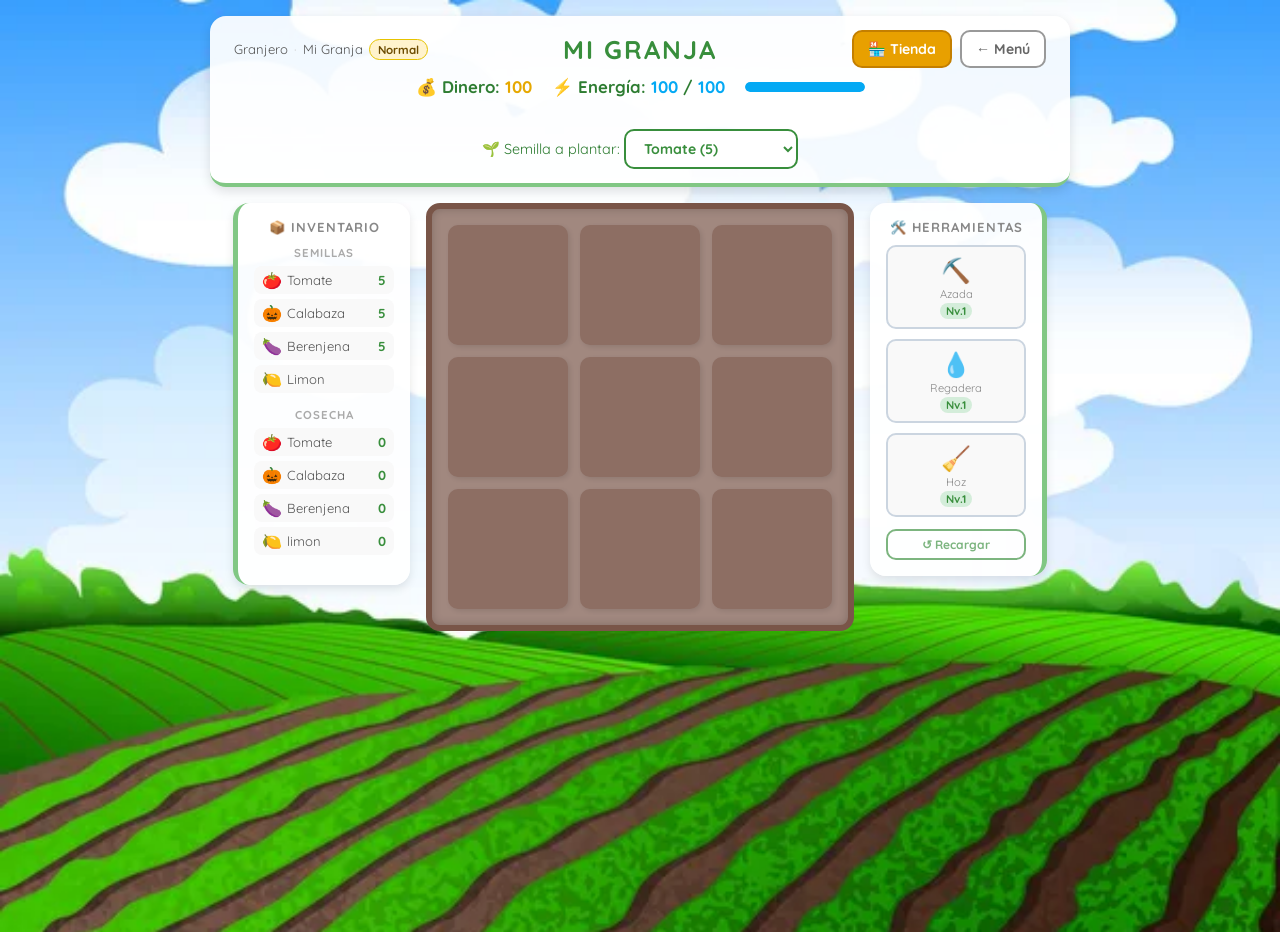
<file: index.html>
<!DOCTYPE html>
<html lang="es">
<head>
    <meta charset="UTF-8">
    <title>Mi Granja</title>
    <link rel="stylesheet" href="Estilos/estilos.css">
</head>
<body>

    <!-- CABECERA: info del granjero + stats -->
    <header>
        <div class="header-top">
            <div class="info-granjero">
                <span id="nombreGranjero">Granjero</span>
                <span class="separador">·</span>
                <span id="nombreGranja">Mi Granja</span>
                <span class="badge-dificultad" id="badgeDificultad">Normal</span>
            </div>
            <h1 id="tituloJuego">Mi Granja</h1>
            <div class="header-acciones">
                <button id="botonTienda">🏪 Tienda</button>
                <button id="botonMenu">← Menú</button>
            </div>
        </div>

        <div class="stats-container">
            <p>💰 Dinero: <span id="dinero">100</span></p>
            <p>⚡ Energía: <span id="energia">100</span> / <span id="energiaMax">100</span></p>
            <div class="barra-energia-wrap">
                <div class="barra-energia" id="barraEnergia"></div>
            </div>
        </div>

        <div id="mensaje-sistema"></div>

        <div class="selector-container">
            <label for="selectorSemillas">🌱 Semilla a plantar:</label>
            <select id="selectorSemillas">
                <option value="Tomate">Tomate</option>
                <option value="Calabaza">Calabaza</option>
                <option value="Berenjena">Berenjena</option>
                <option value="Limon">Limon</option>
            </select>
        </div>
    </header>

    <!-- JUEGO: terreno + paneles laterales -->
    <div class="contenedor-juego">

        <!-- Panel izquierdo: Inventario -->
        <aside class="panel-lateral panel-izquierdo">
            <h3>📦 Inventario</h3>

            <div class="seccion-panel">
                <p class="panel-subtitulo">Semillas</p>
                <div class="inventario-semillas">
                    <div class="item-inventario">
                        <span class="item-icono">🍅</span>
                        <span class="item-nombre">Tomate</span>
                        <span class="item-cantidad" id="invTomate">0</span>
                    </div>
                    <div class="item-inventario">
                        <span class="item-icono">🎃</span>
                        <span class="item-nombre">Calabaza</span>
                        <span class="item-cantidad" id="invCalabaza">0</span>
                    </div>
                    <div class="item-inventario">
                        <span class="item-icono">🍆</span>
                        <span class="item-nombre">Berenjena</span>
                        <span class="item-cantidad" id="invBerenjena">0</span>
                        
                    </div>
                    <div class="item-inventario">
                        <span class="item-icono">🍋</span>
                        <span class="item-nombre">Limon</span>
                        <span class="item-cantidad" id="invLimon">0</span>
                        
                    </div>
                </div>
            </div>

            <div class="seccion-panel">
                <p class="panel-subtitulo">Cosecha</p>
                <div class="inventario-semillas">
                    <div class="item-inventario">
                        <span class="item-icono">🍅</span>
                        <span class="item-nombre">Tomate</span>
                        <span class="item-cantidad" id="coseTomate">0</span>
                    </div>
                    <div class="item-inventario">
                        <span class="item-icono">🎃</span>
                        <span class="item-nombre">Calabaza</span>
                        <span class="item-cantidad" id="coseCalabaza">0</span>
                    </div>
                    <div class="item-inventario">
                        <span class="item-icono">🍆</span>
                        <span class="item-nombre">Berenjena</span>
                        <span class="item-cantidad" id="coseBerenjena">0</span>
                    </div>
                    <div class="item-inventario">
                        <span class="item-icono">🍋</span>
                        <span class="item-nombre">limon</span>
                        <span class="item-cantidad" id="coseLimon">0</span>
                    </div>
                    
                </div>
            </div>
        </aside>

        <!-- Terreno central -->
        <main id="terreno" class="grid-terreno"></main>

        <!-- Panel derecho: Herramientas -->
        <aside class="panel-lateral panel-derecho">
            <h3>🛠️ Herramientas</h3>
            <div class="inventario-herramientas">
                <div class="herramienta" id="herAzada" title="Azada — Preparar parcela">
                    <span class="herr-icono">⛏️</span>
                    <span class="herr-nombre">Azada</span>
                    <span class="herr-nivel" id="nivelAzada">Nv.1</span>
                </div>
                <div class="herramienta" id="herRegadera" title="Regadera — Regar cultivos">
                    <span class="herr-icono">💧</span>
                    <span class="herr-nombre">Regadera</span>
                    <span class="herr-nivel" id="nivelRegadera">Nv.1</span>
                </div>
                <div class="herramienta" id="herHoz" title="Hoz — Cosechar">
                    <span class="herr-icono">🧹</span>
                    <span class="herr-nombre">Hoz</span>
                    <span class="herr-nivel" id="nivelHoz">Nv.1</span>
                </div>
            </div>
            <button id="botonRecargar" class="btn-recargar">↺ Recargar</button>
        </aside>
    </div>

    <script type="module" src="Controladores/controladorPrincipal.js"></script>
</body>
</html>
</file>
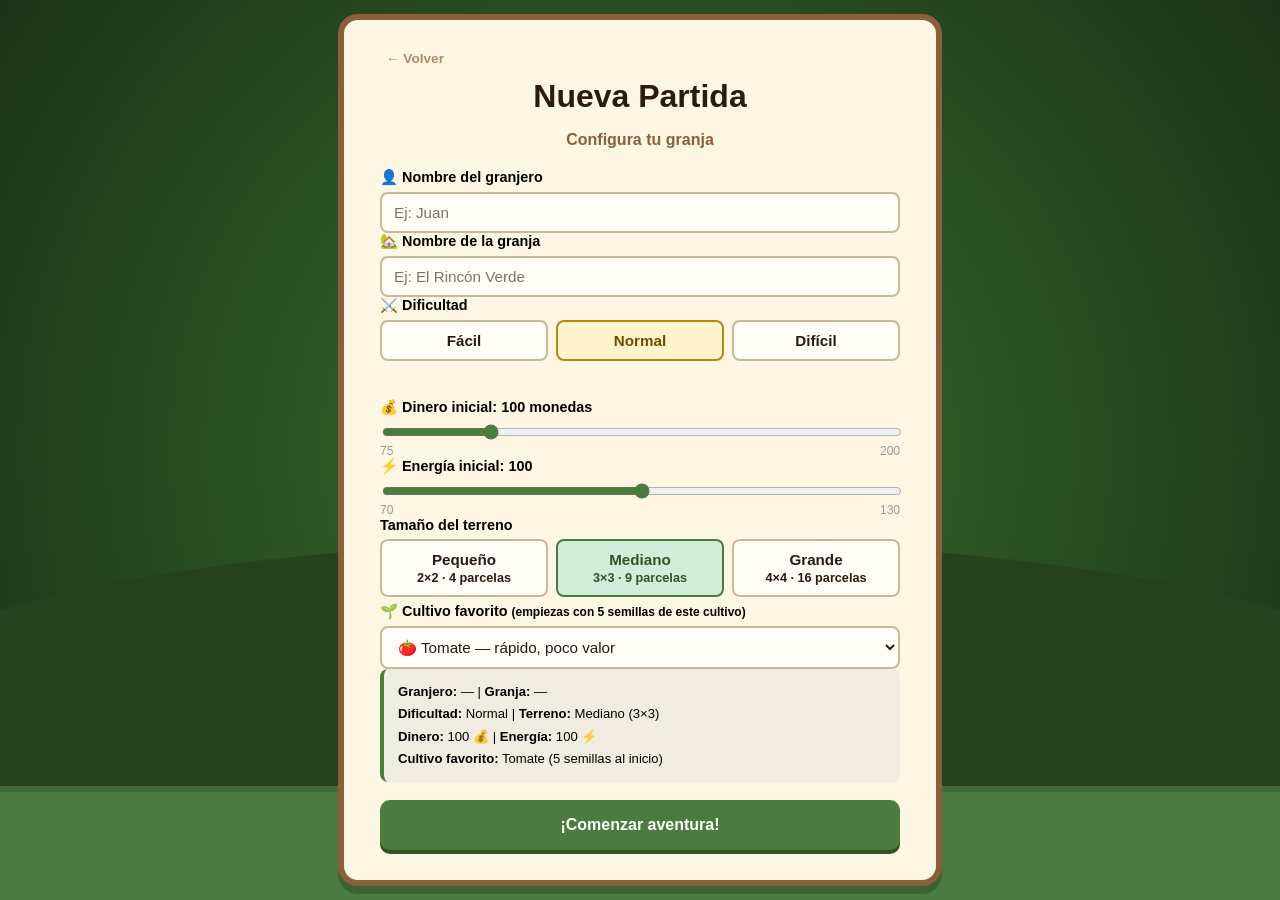
<file: configuracion.html>
<!DOCTYPE html>
<html lang="es">
<head>
    <meta charset="UTF-8">
    <meta name="viewport" content="width=device-width, initial-scale=1.0">
    <title>Mi Granja - Nueva Partida</title>
    <link rel="stylesheet" href="Estilos/menu.css">
    <link rel="stylesheet" href="Estilos/configuracion.css">
</head>
<body>

    <div class="tarjeta tarjeta-config">

        <button class="btn-volver" id="btnVolver">&#8592; Volver</button>

        <h1>Nueva Partida</h1>
        <p class="subtitulo">Configura tu granja</p>

        <form id="formConfig" novalidate>

            <div class="campo">
                <label for="nombreGranjero">👤 Nombre del granjero</label>
                <input type="text" id="nombreGranjero" placeholder="Ej: Juan" maxlength="20" autocomplete="off">
                <span class="error" id="errNombre"></span>
            </div>

            <div class="campo">
                <label for="nombreGranja">🏡 Nombre de la granja</label>
                <input type="text" id="nombreGranja" placeholder="Ej: El Rincón Verde" maxlength="30" autocomplete="off">
                <span class="error" id="errGranja"></span>
            </div>

            <div class="campo">
                <label>⚔️ Dificultad</label>
                <div class="opciones-dificultad">
                    <label class="opcion-dif">
                        <input type="radio" name="dificultad" value="facil">
                        <span class="etiqueta-dif facil">Fácil</span>
                    </label>
                    <label class="opcion-dif">
                        <input type="radio" name="dificultad" value="normal" checked>
                        <span class="etiqueta-dif normal">Normal</span>
                    </label>
                    <label class="opcion-dif">
                        <input type="radio" name="dificultad" value="dificil">
                        <span class="etiqueta-dif dificil">Difícil</span>
                    </label>
                </div>
                <p class="hint-dificultad" id="hintDificultad"></p>
            </div>

            <div class="campo">
                <label for="dineroInicial">💰 Dinero inicial: <strong id="lblDinero">100</strong> monedas</label>
                <input type="range" id="dineroInicial" min="50" max="300" step="25" value="100">
                <div class="rango-labels">
                    <span id="lblDineroMin">50</span>
                    <span id="lblDineroMax">300</span>
                </div>
                <span class="error" id="errDinero"></span>
            </div>

            <div class="campo">
                <label for="energiaInicial">⚡ Energía inicial: <strong id="lblEnergia">100</strong></label>
                <input type="range" id="energiaInicial" min="50" max="150" step="10" value="100">
                <div class="rango-labels">
                    <span id="lblEnergiaMin">50</span>
                    <span id="lblEnergiaMax">150</span>
                </div>
                <span class="error" id="errEnergia"></span>
            </div>

            <div class="campo">
                <label>Tamaño del terreno</label>
                <div class="opciones-terreno">
                    <label class="opcion-terreno">
                        <input type="radio" name="terreno" value="4">
                        <span class="etiqueta-terreno">Pequeño<br><small>2×2 · 4 parcelas</small></span>
                    </label>
                    <label class="opcion-terreno">
                        <input type="radio" name="terreno" value="9" checked>
                        <span class="etiqueta-terreno">Mediano<br><small>3×3 · 9 parcelas</small></span>
                    </label>
                    <label class="opcion-terreno">
                        <input type="radio" name="terreno" value="16">
                        <span class="etiqueta-terreno">Grande<br><small>4×4 · 16 parcelas</small></span>
                    </label>
                </div>
                <span class="error" id="errTerreno"></span>
            </div>

            <div class="campo">
                <label for="cultivoFavorito">🌱 Cultivo favorito <small>(empiezas con 5 semillas de este cultivo)</small></label>
                <select id="cultivoFavorito">
                    <option value="Tomate">🍅 Tomate — rápido, poco valor</option>
                    <option value="Calabaza">🎃 Calabaza — equilibrado</option>
                    <option value="Berenjena">🍆 Berenjena — lento, muy rentable</option>
                    <option value="Limon">🍋 Limon — lento, muy rentable</option>
                </select>
            </div>

            <div class="resumen" id="resumen"></div>

            <button type="submit" class="btn btn-nueva btn-iniciar">
                ¡Comenzar aventura!
            </button>

        </form>
    </div>

    <script src="Controladores/controladorConfiguracion.js"></script>
</body>
</html>
</file>
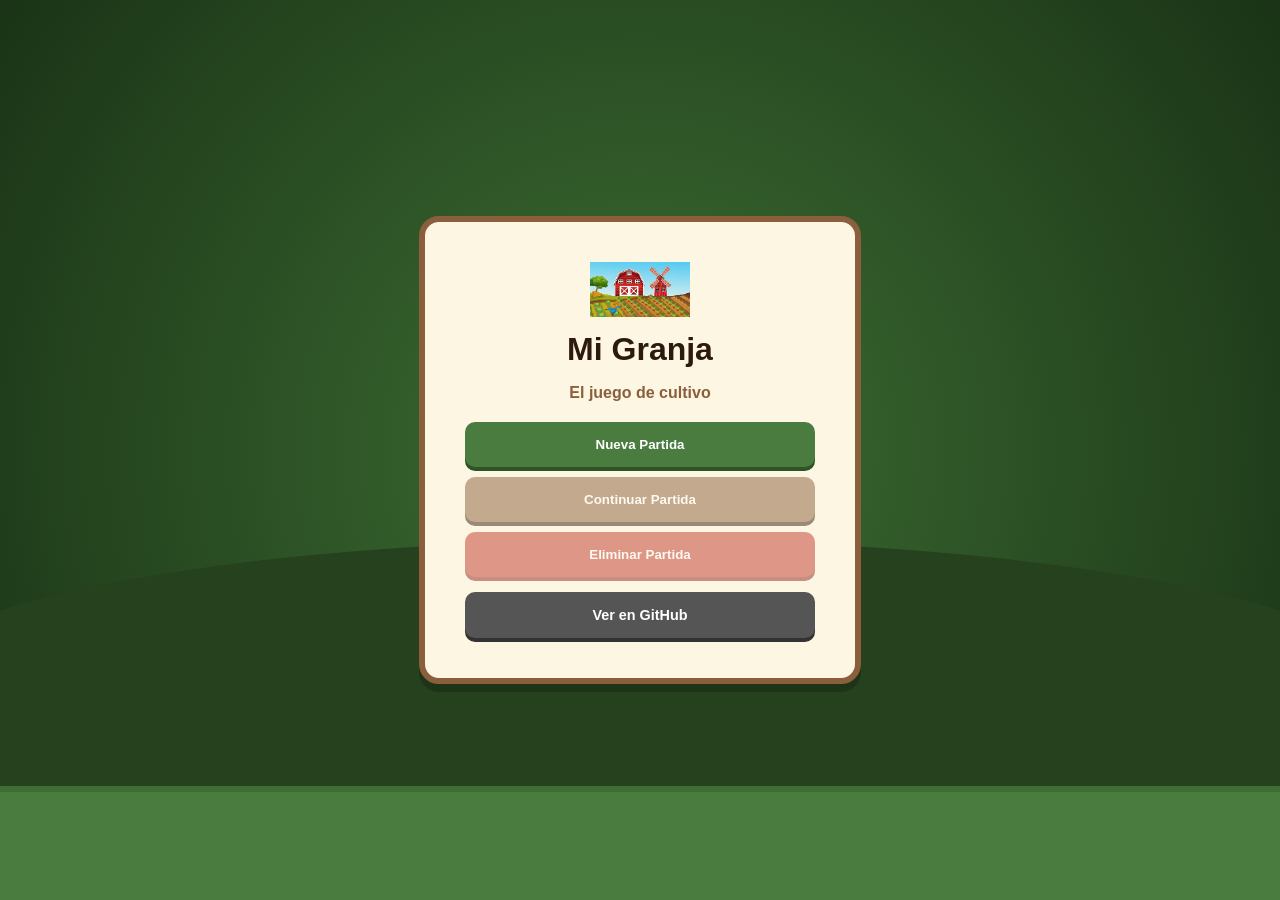
<file: menu.html>
<!DOCTYPE html>
<html lang="es">
<head>
    <meta charset="UTF-8">
    <meta name="viewport" content="width=device-width, initial-scale=1.0">
    <title>Mi Granja - Menú</title>
    <link rel="stylesheet" href="Estilos/menu.css">
</head>
<body>

    <div class="hojas-container">
        <div class="hoja"></div>
        <div class="hoja"></div>
        <div class="hoja"></div>
        <div class="hoja"></div>
        <div class="hoja"></div>
        <div class="hoja"></div>
        <div class="hoja"></div>
        <div class="hoja"></div>
        <div class="hoja"></div>
        <div class="hoja"></div>
    </div>

    <div class="tarjeta">
        <img src="Imagenes/descarga.png" alt="Logo Mi Granja" class="logo-menu">
        
        <h1>Mi Granja</h1>
        <p class="subtitulo">El juego de cultivo</p>

        <div id="infoPartida"></div>

        <div class="botones">
            <button class="btn btn-nueva" id="btnNueva">Nueva Partida</button>
            <button class="btn btn-continuar" id="btnContinuar" disabled>Continuar Partida</button>
            <button class="btn btn-eliminar" id="btnEliminar" disabled>Eliminar Partida</button>
            <a class="btn btn-github" id="btnGithub" href="#" target="_blank">Ver en GitHub</a>
        </div>
    </div>

    <div class="overlay" id="overlay">
        <div class="modal">
            <p id="modalMensaje">¿Estás seguro de que quieres borrar la partida?</p>
            <div class="modal-botones">
                <button class="btn-cancelar-modal" id="btnCancelarModal">Cancelar</button>
                <button class="btn-confirmar-modal" id="btnConfirmarModal">Confirmar</button>
            </div>
        </div>
    </div>

    <script src="Controladores/controladorMenu.js"></script>
</body>
</html>
</file>
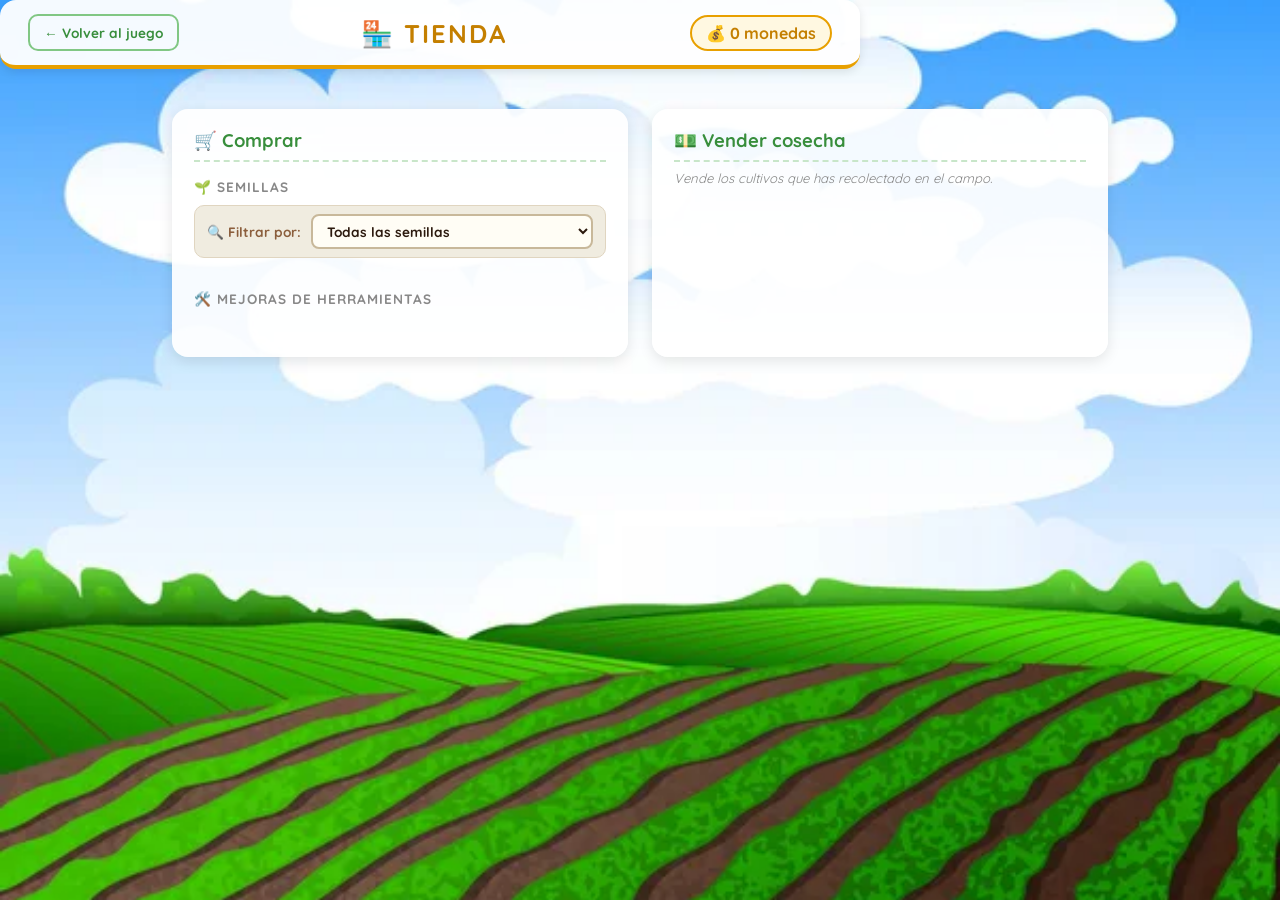
<file: tienda.html>
<!DOCTYPE html>
<html lang="es">
<head>
    <meta charset="UTF-8">
    <meta name="viewport" content="width=device-width, initial-scale=1.0">
    <title>Mi Granja - Tienda</title>
    <link rel="stylesheet" href="Estilos/estilos.css">
    <link rel="stylesheet" href="Estilos/tienda.css">
</head>
<body>

    <header class="header-tienda">
        <button class="btn-volver-juego" id="btnVolver">← Volver al juego</button>
        <h1>🏪 Tienda</h1>
        <div class="stats-tienda">
            <span>💰 <strong id="dineroDispo">0</strong> monedas</span>
        </div>
    </header>

    <div class="contenedor-tienda">

        <!-- COLUMNA IZQUIERDA: Comprar -->
        <section class="columna-tienda">
            <h2>🛒 Comprar</h2>

            <!-- Semillas -->
            <div class="categoria">
                <h3>🌱 Semillas</h3>
                <div class="filtro-semillas">
                    <label for="filtroSemillas">🔍 Filtrar por:</label>
                    <select id="filtroSemillas">
                        <option value="">Todas las semillas</option>
                        <option value="precio_asc">Precio: menor a mayor</option>
                        <option value="precio_desc">Precio: mayor a menor</option>
                        <option value="tiempo_asc">Maduración: más rápida</option>
                        <option value="tiempo_desc">Maduración: más lenta</option>
                        <option value="rentabilidad">Más rentables primero</option>
                    </select>
                </div>
                <div class="lista-items" id="listaSemillas">
                    <!-- Generado por JS -->
                </div>
            </div>

            <!-- Mejoras de herramientas -->
            <div class="categoria">
                <h3>🛠️ Mejoras de herramientas</h3>
                <div class="lista-items" id="listaMejoras">
                    <!-- Generado por JS -->
                </div>
            </div>
        </section>

        <!-- COLUMNA DERECHA: Vender -->
        <section class="columna-tienda">
            <h2>💵 Vender cosecha</h2>
            <p class="hint-venta">Vende los cultivos que has recolectado en el campo.</p>

            <div class="lista-items" id="listaVenta">
                <!-- Generado por JS -->
            </div>

            <div class="resumen-venta" id="resumenVenta"></div>
        </section>

    </div>

    <div class="overlay" id="overlayConfirm">
        <div class="modal">
            <p id="modalTexto"></p>
            <div class="modal-botones">
                <button class="btn-cancelar-modal" id="btnCancelar">Cancelar</button>
                <button class="btn-confirmar-modal" id="btnConfirmar">Confirmar</button>
            </div>
        </div>
    </div>

    <script type="module" src="Controladores/controladorTienda.js"></script>
</body>
</html>
</file>
<file: Estilos/estilos.css>
/*DISEÑO DE PANTALLA*/
@import url('https://fonts.googleapis.com/css2?family=Quicksand:wght@500;700&display=swap');

body {
    font-family: 'Quicksand', sans-serif;
    background-color: #e8f5e9;
    color: #2e7d32;
    margin: 0;
    display: flex;
    flex-direction: column;
    align-items: center;
    padding: 16px;
    min-height: 100vh;
    background-image: url('../Imagenes/depositphotos_102476918-stock-illustration-rural-landscape-with-green-fields.png');
    background-size: cover;
    background-position: center;
    background-repeat: no-repeat;
    background-attachment: fixed;
}

/*Header*/
header {
    background: rgba(255, 255, 255, 0.93);
    padding: 14px 24px;
    border-radius: 16px;
    box-shadow: 0 4px 12px rgba(0,0,0,0.12);
    text-align: center;
    margin-bottom: 16px;
    border-bottom: 4px solid #81c784;
    width: min(860px, 96vw);
    box-sizing: border-box;
}

.header-top {
    display: flex;
    align-items: center;
    justify-content: space-between;
    margin-bottom: 8px;
    gap: 10px;
}

.info-granjero {
    font-size: 0.82rem;
    color: #555;
    display: flex;
    align-items: center;
    gap: 6px;
    flex-shrink: 0;
}

.info-granjero .separador { color: #ccc; }

.badge-dificultad {
    padding: 2px 8px;
    border-radius: 20px;
    font-size: 0.72rem;
    font-weight: bold;
    background: #fff3cd;
    color: #6d4c00;
    border: 1px solid #e6c300;
}

.badge-dificultad.facil   { background:#d4edda; color:#2E5426; border-color:#4A7C3F; }
.badge-dificultad.dificil { background:#f8d7da; color:#7b1a1a; border-color:#C0392B; }

#tituloJuego {
    margin: 0;
    font-size: 1.6rem;
    color: #388e3c;
    text-transform: uppercase;
    letter-spacing: 2px;
    flex: 1;
    text-align: center;
}

.header-acciones {
    display: flex;
    gap: 8px;
    flex-shrink: 0;
}

/*Stats dinero / energía*/
.stats-container {
    display: flex;
    justify-content: center;
    align-items: center;
    gap: 20px;
    margin: 4px 0;
    flex-wrap: wrap;
}

.stats-container p {
    font-weight: bold;
    font-size: 1.05rem;
    margin: 0;
}

#dinero  { color: #e6a800; }
#energia { color: #03a9f4; }
#energiaMax { color: #03a9f4; }

.barra-energia-wrap {
    width: 120px;
    height: 10px;
    background: #cce8f4;
    border-radius: 5px;
    overflow: hidden;
}

.barra-energia {
    height: 100%;
    background: #03a9f4;
    border-radius: 5px;
    transition: width 0.4s;
    width: 100%;
}

/*Selector semillas*/
.selector-container {
    margin-top: 6px;
    font-size: 0.9rem;
}

#mensaje-sistema {
    height: 22px;
    color: #E74C3C;
    font-weight: bold;
    text-align: center;
    margin: 4px 0;
    font-size: 0.88rem;
}

/*Botones globales*/
select, button {
    padding: 8px 14px;
    border-radius: 10px;
    border: 2px solid #388e3c;
    background: white;
    font-family: inherit;
    font-weight: bold;
    color: #388e3c;
    cursor: pointer;
    font-size: 0.88rem;
    transition: background 0.15s, color 0.15s;
}

button:hover { background: #388e3c; color: white; }

#botonTienda {
    background: #e8a000;
    border-color: #c47f00;
    color: white;
}
#botonTienda:hover { background: #c47f00; }

#botonMenu {
    border-color: #999;
    color: #666;
}
#botonMenu:hover { background: #999; color: white; }

/*Layout juego*/
.contenedor-juego {
    display: flex;
    justify-content: center;
    align-items: flex-start;
    gap: 16px;
    width: 100%;
    max-width: 1100px;
}

/*Paneles laterales*/
.panel-lateral {
    background: rgba(255, 255, 255, 0.95);
    padding: 16px;
    border-radius: 16px;
    box-shadow: 0 4px 10px rgba(0,0,0,0.1);
    text-align: center;
    min-width: 140px;
    max-width: 160px;
}

.panel-lateral h3 {
    margin: 0 0 10px;
    font-size: 0.82rem;
    color: #888;
    text-transform: uppercase;
    letter-spacing: 1px;
}

.panel-izquierdo { border-left: 5px solid #81c784; }
.panel-derecho   { border-right: 5px solid #81c784; }

/* Secciones dentro del panel */
.seccion-panel { margin-bottom: 14px; }

.panel-subtitulo {
    font-size: 0.72rem;
    font-weight: bold;
    color: #aaa;
    text-transform: uppercase;
    margin: 0 0 6px;
    letter-spacing: 1px;
}

/* Items de inventario */
.inventario-semillas { display: flex; flex-direction: column; gap: 5px; }

.item-inventario {
    display: flex;
    align-items: center;
    gap: 5px;
    font-size: 0.82rem;
    background: #f9f9f9;
    border-radius: 8px;
    padding: 4px 8px;
}

.item-icono  { font-size: 1rem; }
.item-nombre { flex: 1; text-align: left; color: #555; }

.item-cantidad {
    font-weight: bold;
    color: #388e3c;
    min-width: 20px;
    text-align: right;
}

/* Herramientas */
.inventario-herramientas { display: flex; flex-direction: column; gap: 10px; }

.herramienta {
    display: flex;
    flex-direction: column;
    align-items: center;
    background: #f9f9f9;
    border: 2px solid #cbd5e0;
    border-radius: 10px;
    padding: 8px 6px;
    cursor: pointer;
    transition: all 0.2s;
    user-select: none;
    gap: 2px;
}

.herramienta:hover { border-color: #81c784; background: #fff; transform: scale(1.05); }

.herr-icono  { font-size: 1.5rem; }
.herr-nombre { font-size: 0.7rem; color: #888; }
.herr-nivel  { font-size: 0.7rem; font-weight: bold; color: #388e3c; background: #d4edda; padding: 1px 6px; border-radius: 10px; }

.btn-recargar {
    margin-top: 12px;
    width: 100%;
    font-size: 0.75rem;
    opacity: 0.65;
    padding: 6px;
}

/*Terreno*/
.grid-terreno {
    display: grid;
    grid-template-columns: repeat(3, 120px);
    gap: 12px;
    background: #a1887f;
    padding: 16px;
    border-radius: 14px;
    border: 6px solid #795548;
    box-shadow: inset 0 0 10px rgba(0,0,0,0.2);
}

.parcela {
    width: 120px;
    height: 120px;
    background-color: #8d6e63;
    border-radius: 10px;
    cursor: pointer;
    display: flex;
    flex-direction: column;
    align-items: center;
    justify-content: center;
    font-size: 2rem;
    transition: transform 0.2s, background-color 0.3s;
    box-shadow: 2px 2px 5px rgba(0,0,0,0.1);
}

.parcela:hover  { transform: scale(1.05); background-color: #a1887f; }

/*Fases y tipos*/
.parcela.Tomate   { background-color: #E74C3C; }
.parcela.Calabaza { background-color: #F39C12; }
.parcela.semilla  { opacity: 0.4; }
.parcela.brote    { opacity: 0.7; }
.parcela.creciendo{ opacity: 1; }
.parcela.madura   { background-color: #2ECC71 !important; border: 4px solid #F1C40F; }

.tiempo   { font-size: 11px; color: white; background: rgba(0,0,0,0.5); padding: 2px 4px; border-radius: 4px; margin-top: 4px; }
.barra    { width: 80%; height: 6px; background: #5D2E0A; margin-top: 5px; border-radius: 3px; overflow: hidden; }
.progreso { height: 100%; background: #2ECC71; width: 0%; }

/*Modal compartido*/
.overlay {
    position: fixed;
    inset: 0;
    background: rgba(0,0,0,0.65);
    display: none;
    align-items: center;
    justify-content: center;
    z-index: 200;
}
.overlay.activo { display: flex; }

.modal {
    background: #FDF6E3;
    padding: 28px 32px;
    border-radius: 14px;
    border: 4px solid #8B5E3C;
    text-align: center;
    max-width: 320px;
    width: 90%;
    box-shadow: 0 8px 24px rgba(0,0,0,0.4);
}

.modal p { color: #2C1A0E; font-weight: bold; margin-bottom: 20px; line-height: 1.5; }
.modal p strong { color: #C0392B; }

.modal-botones { display: flex; gap: 10px; justify-content: center; }

.btn-cancelar-modal, .btn-confirmar-modal {
    padding: 10px 22px;
    border: none;
    border-radius: 8px;
    cursor: pointer;
    font-weight: bold;
    font-family: inherit;
    font-size: 0.9rem;
}
.btn-cancelar-modal  { background: #ccc; color: #333; }
.btn-confirmar-modal { background: #C0392B; color: white; }
.btn-confirmar-modal:hover { background: #a93226; }

.parcela.en-crecimiento:hover {
    background-color: #c0392b !important;
    border: 3px solid #e74c3c;
    transform: scale(1.05);
}
.parcela.en-crecimiento {
    cursor: not-allowed;
}
</file>
<file: Estilos/menu.css>
:root {
    --tierra: #8B5E3C;
    --pasto: #4A7C3F;
    --crema: #FDF6E3;
    --texto: #2C1A0E;
}

body {
    font-family: sans-serif;
    /* Degradado radial para dar profundidad */
    background: radial-gradient(circle, #3d6e33 0%, #1a3316 100%); 
    display: flex;
    justify-content: center;
    align-items: center;
    height: 100vh;
    margin: 0;
    overflow: hidden;
    position: relative;
}

/* --- DECORACIÓN DE FONDO (PAISAJE) --- */

/* Colinas al fondo */
body::before {
    content: "";
    position: absolute;
    bottom: 5vh;
    left: -10%;
    width: 120%;
    height: 35vh;
    background: #25411d;
    border-radius: 50% 50% 0 0;
    z-index: 0;
}

/* Suelo de pasto */
body::after {
    content: "";
    position: absolute;
    bottom: 0;
    left: 0;
    width: 100%;
    height: 12vh;
    background: var(--pasto);
    border-top: 6px solid #3d6e33;
    z-index: 1;
}

/* Tarjeta Principal */
.tarjeta {
    background: var(--crema);
    padding: 40px;
    border-radius: 20px;
    border: 6px solid var(--tierra);
    box-shadow: 0 8px 0 rgba(0,0,0,0.2);
    text-align: center;
    width: 350px;
    position: relative;
    z-index: 10; /* Asegura que esté por encima del paisaje */
}

.logo-menu {
    width: 100px;
    height: auto;
    margin-bottom: 10px;
    display: inline-block;
}

h1 {
    color: var(--texto);
    margin: 0;
}

.subtitulo {
    color: var(--tierra);
    font-weight: bold;
    margin-bottom: 20px;
}

/* Botones */
.botones {
    display: flex;
    flex-direction: column;
    gap: 10px;
}

.btn {
    padding: 15px;
    border: none;
    border-radius: 10px;
    font-weight: bold;
    cursor: pointer;
    color: white;
    text-decoration: none;
    transition: transform 0.1s, filter 0.2s;
    display: flex;
    justify-content: center;
    align-items: center;
}

.btn:active { transform: translateY(3px); }
.btn:disabled { opacity: 0.5; cursor: not-allowed; }

.btn-nueva { background: var(--pasto); box-shadow: 0 4px 0 #2E5426; }
.btn-continuar { background: var(--tierra); box-shadow: 0 4px 0 #3A2210; }
.btn-eliminar { background: #C0392B; box-shadow: 0 4px 0 #922B21; }
.btn-github { background: #555; box-shadow: 0 4px 0 #333; margin-top: 5px; font-size: 0.9rem; }

/* Modal de Confirmación */
.overlay {
    position: fixed;
    inset: 0;
    background: rgba(0, 0, 0, 0.7);
    display: none; 
    align-items: center;
    justify-content: center;
    z-index: 100;
}

.overlay.activo { display: flex; }

.modal {
    background: var(--crema);
    padding: 30px;
    border-radius: 15px;
    border: 4px solid var(--tierra);
    text-align: center;
    max-width: 300px;
    box-shadow: 0 10px 25px rgba(0,0,0,0.5);
}

.modal p {
    color: var(--texto);
    font-weight: bold;
    margin-bottom: 20px;
}

.modal-botones {
    display: flex;
    gap: 10px;
    justify-content: center;
}

.btn-cancelar-modal, .btn-confirmar-modal {
    padding: 10px 20px;
    border: none;
    border-radius: 8px;
    cursor: pointer;
    font-weight: bold;
}

.btn-cancelar-modal { background: #ccc; color: #333; }
.btn-confirmar-modal { background: #C0392B; color: white; }

/* --- ANIMACIÓN DE HOJAS --- */

.hojas-container {
    position: fixed;
    top: 0;
    left: 0;
    width: 100%;
    height: 100%;
    z-index: 2;
    overflow: hidden;
    pointer-events: none;
}

.hoja {
    position: absolute;
    top: -50px;
    width: 15px;
    height: 15px;
    background: #7ca85d;
    border-radius: 2px 15px;
    opacity: 0.6;
    animation: caer 12s linear infinite;
}

/* Variación de colores para las hojas */
.hoja:nth-child(even) { background: #5d8a3e; }
.hoja:nth-child(3n) { background: var(--tierra); opacity: 0.4; }

@keyframes caer {
    0% { transform: translateY(-10vh) translateX(0) rotate(0deg); }
    33% { transform: translateY(33vh) translateX(30px) rotate(120deg); }
    66% { transform: translateY(66vh) translateX(-30px) rotate(240deg); }
    100% { transform: translateY(110vh) translateX(0) rotate(360deg); }
}

/* Posiciones y retrasos */
.hoja:nth-child(1) { left: 5%;  animation-delay: 0s; }
.hoja:nth-child(2) { left: 15%; animation-delay: 5s; }
.hoja:nth-child(3) { left: 25%; animation-delay: 2s; }
.hoja:nth-child(4) { left: 40%; animation-delay: 8s; }
.hoja:nth-child(5) { left: 55%; animation-delay: 4s; }
.hoja:nth-child(6) { left: 65%; animation-delay: 1s; }
.hoja:nth-child(7) { left: 75%; animation-delay: 6s; }
.hoja:nth-child(8) { left: 85%; animation-delay: 3s; }
.hoja:nth-child(9) { left: 92%; animation-delay: 9s; }
.hoja:nth-child(10){ left: 10%; animation-delay: 7s; }
</file>
<file: Estilos/configuracion.css>
/*Base y layout*/
.tarjeta-config {
    width: min(520px, 95vw);
    max-height: 92vh;
    overflow-y: auto;
    padding: 30px 36px;
    text-align: left;
}
.tarjeta-config :is(h1, .subtitulo) { text-align: center; }
.tarjeta-config h1 { margin-bottom: 2px; }
.tarjeta-config .subtitulo { margin-bottom: 20px; }

/*Boton volver*/
.btn-volver {
    display: block; background: none; border: none;
    color: var(--tierra); font: bold 0.85rem sans-serif;
    padding-bottom: 12px; opacity: 0.7; cursor: pointer;
}
.btn-volver:hover { opacity: 1; }

/*Estetica comun de Inputs*/
.campo :is(input[type="text"], select, .etiqueta-dif, .etiqueta-terreno) {
    width: 100%; padding: 10px 12px;
    border: 2px solid #c8b89a; border-radius: 8px;
    background: #fffdf5; color: var(--texto);
    font-size: 0.95rem; box-sizing: border-box;
    transition: 0.2s; display: block;
}

/*Estados y validacion*/
.campo :is(input, select):focus { outline: none; border-color: var(--pasto); }
.campo .invalido { border-color: #C0392B; background: #fff5f5; }
.error, .hint-dificultad { font-size: 0.78rem; font-weight: bold; margin-top: 4px; min-height: 16px; }
.error { color: #C0392B; }
.hint-dificultad { color: var(--tierra); font-style: italic; font-weight: normal; }

/*Contenedores Flex de dificultad y terreno*/
.opciones-dificultad, .opciones-terreno { display: flex; gap: 8px; }
.opcion-dif, .opcion-terreno { flex: 1; cursor: pointer; }
.opcion-dif input, .opcion-terreno input { display: none; }

.etiqueta-dif, .etiqueta-terreno { text-align: center; font-weight: bold; }
.etiqueta-dif:hover, .etiqueta-terreno:hover { border-color: var(--tierra); }


:is(.opcion-dif, .opcion-terreno) input:checked + span { background: #d4edda; border-color: #4A7C3F; color: #2E5426; }
.opcion-dif input:checked + .normal  { background: #fff3cd; border-color: #b8860b; color: #6d4c00; }
.opcion-dif input:checked + .dificil { background: #f8d7da; border-color: #C0392B; color: #7b1a1a; }


.campo label { display: block; font: bold 0.9rem sans-serif; margin-bottom: 6px; }
.campo input[type="range"] { width: 100%; accent-color: var(--pasto); cursor: pointer; }
.rango-labels { display: flex; justify-content: space-between; font-size: 0.75rem; color: #999; }

.resumen {
    background: #f0ece0; border-left: 4px solid var(--pasto);
    border-radius: 8px; padding: 12px 14px; font-size: 0.82rem;
    line-height: 1.7; margin-bottom: 18px; display: none;
}
.resumen.visible { display: block; }
.btn-iniciar { width: 100%; padding: 16px; font-size: 1rem; margin-top: 4px; }
</file>
<file: Estilos/tienda.css>
/* ============================================================
   tienda.css — Estilos de la pantalla de tienda
   ============================================================ */

body {
    align-items: stretch;
    padding: 0;
}

/* ── Header tienda ───────────────────────────────────────────── */
.header-tienda {
    display: flex;
    align-items: center;
    justify-content: space-between;
    background: rgba(255,255,255,0.95);
    padding: 14px 28px;
    border-bottom: 4px solid #e8a000;
    box-shadow: 0 3px 10px rgba(0,0,0,0.1);
    gap: 16px;
    position: sticky;
    top: 0;
    z-index: 50;
}

.header-tienda h1 {
    margin: 0;
    font-size: 1.6rem;
    color: #c47f00;
    text-transform: uppercase;
    letter-spacing: 2px;
    flex: 1;
    text-align: center;
}

.stats-tienda {
    font-size: 1rem;
    font-weight: bold;
    color: #c47f00;
    background: #fff8e1;
    padding: 6px 14px;
    border-radius: 20px;
    border: 2px solid #e8a000;
    white-space: nowrap;
}

.btn-volver-juego {
    background: none;
    border: 2px solid #81c784;
    color: #388e3c;
    font-weight: bold;
    font-size: 0.85rem;
    padding: 8px 14px;
    border-radius: 10px;
    cursor: pointer;
    white-space: nowrap;
    transition: background 0.15s, color 0.15s;
}
.btn-volver-juego:hover { background: #388e3c; color: white; }

/* ── Layout dos columnas ────────────────────────────────────── */
.contenedor-tienda {
    display: grid;
    grid-template-columns: 1fr 1fr;
    gap: 24px;
    padding: 24px 32px;
    max-width: 1000px;
    margin: 0 auto;
    width: 100%;
    box-sizing: border-box;
}

.columna-tienda {
    background: rgba(255,255,255,0.93);
    border-radius: 16px;
    padding: 20px 22px;
    box-shadow: 0 4px 14px rgba(0,0,0,0.1);
}

.columna-tienda h2 {
    margin: 0 0 16px;
    font-size: 1.15rem;
    color: #388e3c;
    border-bottom: 2px dashed #c8e6c9;
    padding-bottom: 8px;
}

/* ── Categorías ─────────────────────────────────────────────── */
.categoria { margin-bottom: 20px; }

.categoria h3 {
    font-size: 0.85rem;
    color: #888;
    text-transform: uppercase;
    letter-spacing: 1px;
    margin: 0 0 10px;
}

/* ── Tarjetas de producto ───────────────────────────────────── */
.lista-items { display: flex; flex-direction: column; gap: 10px; }

.item-tienda {
    display: flex;
    align-items: center;
    gap: 12px;
    background: #f9f6ee;
    border: 2px solid #e8dcc8;
    border-radius: 12px;
    padding: 12px 14px;
    transition: border-color 0.15s, box-shadow 0.15s;
}

.item-tienda:hover { border-color: #81c784; box-shadow: 0 2px 8px rgba(0,0,0,0.08); }

.item-tienda-icono { font-size: 2rem; flex-shrink: 0; }

.item-tienda-info { flex: 1; }

.item-tienda-nombre {
    font-weight: bold;
    font-size: 0.95rem;
    color: #2C1A0E;
}

.item-tienda-desc {
    font-size: 0.78rem;
    color: #888;
    margin-top: 2px;
}

.item-tienda-precio {
    font-weight: bold;
    font-size: 0.9rem;
    color: #c47f00;
    white-space: nowrap;
}

/* Botón de acción dentro de cada ítem */
.btn-accion {
    padding: 8px 16px;
    border-radius: 8px;
    border: none;
    font-family: inherit;
    font-weight: bold;
    font-size: 0.85rem;
    cursor: pointer;
    transition: filter 0.15s, transform 0.1s;
    white-space: nowrap;
    flex-shrink: 0;
    color: white;
}
.btn-accion:active { transform: scale(0.96); }
.btn-accion:disabled { opacity: 0.4; cursor: not-allowed; }

.btn-comprar { background: #4A7C3F; }
.btn-comprar:hover:not(:disabled) { filter: brightness(1.15); }

.btn-vender { background: #e8a000; }
.btn-vender:hover:not(:disabled) { filter: brightness(1.1); }

/* Stock disponible en venta */
.item-stock {
    font-size: 0.78rem;
    font-weight: bold;
    color: #555;
    background: #eee;
    padding: 2px 8px;
    border-radius: 10px;
    white-space: nowrap;
}

/* Ítem sin stock */
.item-tienda.sin-stock { opacity: 0.5; }

/* ── Hint y resumen ─────────────────────────────────────────── */
.hint-venta {
    font-size: 0.82rem;
    color: #888;
    margin: -8px 0 14px;
    font-style: italic;
}

.resumen-venta {
    margin-top: 16px;
    background: #f0f9ee;
    border-left: 4px solid #4A7C3F;
    border-radius: 8px;
    padding: 10px 14px;
    font-size: 0.85rem;
    color: #2C1A0E;
    line-height: 1.6;
    display: none;
}
.resumen-venta.visible { display: block; }

/* ── Mejora máxima ──────────────────────────────────────────── */
.mejora-max {
    font-size: 0.78rem;
    font-weight: bold;
    color: #4A7C3F;
    background: #d4edda;
    padding: 3px 10px;
    border-radius: 10px;
}

/* ── Responsive básico ──────────────────────────────────────── */
@media (max-width: 640px) {
    .contenedor-tienda { grid-template-columns: 1fr; padding: 16px; }
}

/* Badge bonus azada en precio de venta */
.badge-azada {
    display: inline-block;
    background: #fff3cd;
    color: #6d4c00;
    border: 1px solid #e8a000;
    border-radius: 10px;
    font-size: 0.7rem;
    font-weight: bold;
    padding: 1px 7px;
    margin-left: 4px;
    vertical-align: middle;
}
/* ── Filtro de semillas (XPath) ─────────────────────────────── */
.filtro-semillas {
    display: flex;
    align-items: center;
    gap: 10px;
    margin-bottom: 12px;
    background: #f0ece0;
    border-radius: 10px;
    padding: 8px 12px;
    border: 1px solid #e0d5c0;
}

.filtro-semillas label {
    font-size: 0.85rem;
    font-weight: bold;
    color: #8B5E3C;
    white-space: nowrap;
}

.filtro-semillas select {
    flex: 1;
    padding: 6px 10px;
    border-radius: 8px;
    border: 2px solid #c8b89a;
    background: #fffdf5;
    font-family: inherit;
    font-size: 0.85rem;
    color: #2C1A0E;
    cursor: pointer;
}

.filtro-semillas select:focus {
    outline: none;
    border-color: #4A7C3F;
}
</file>
